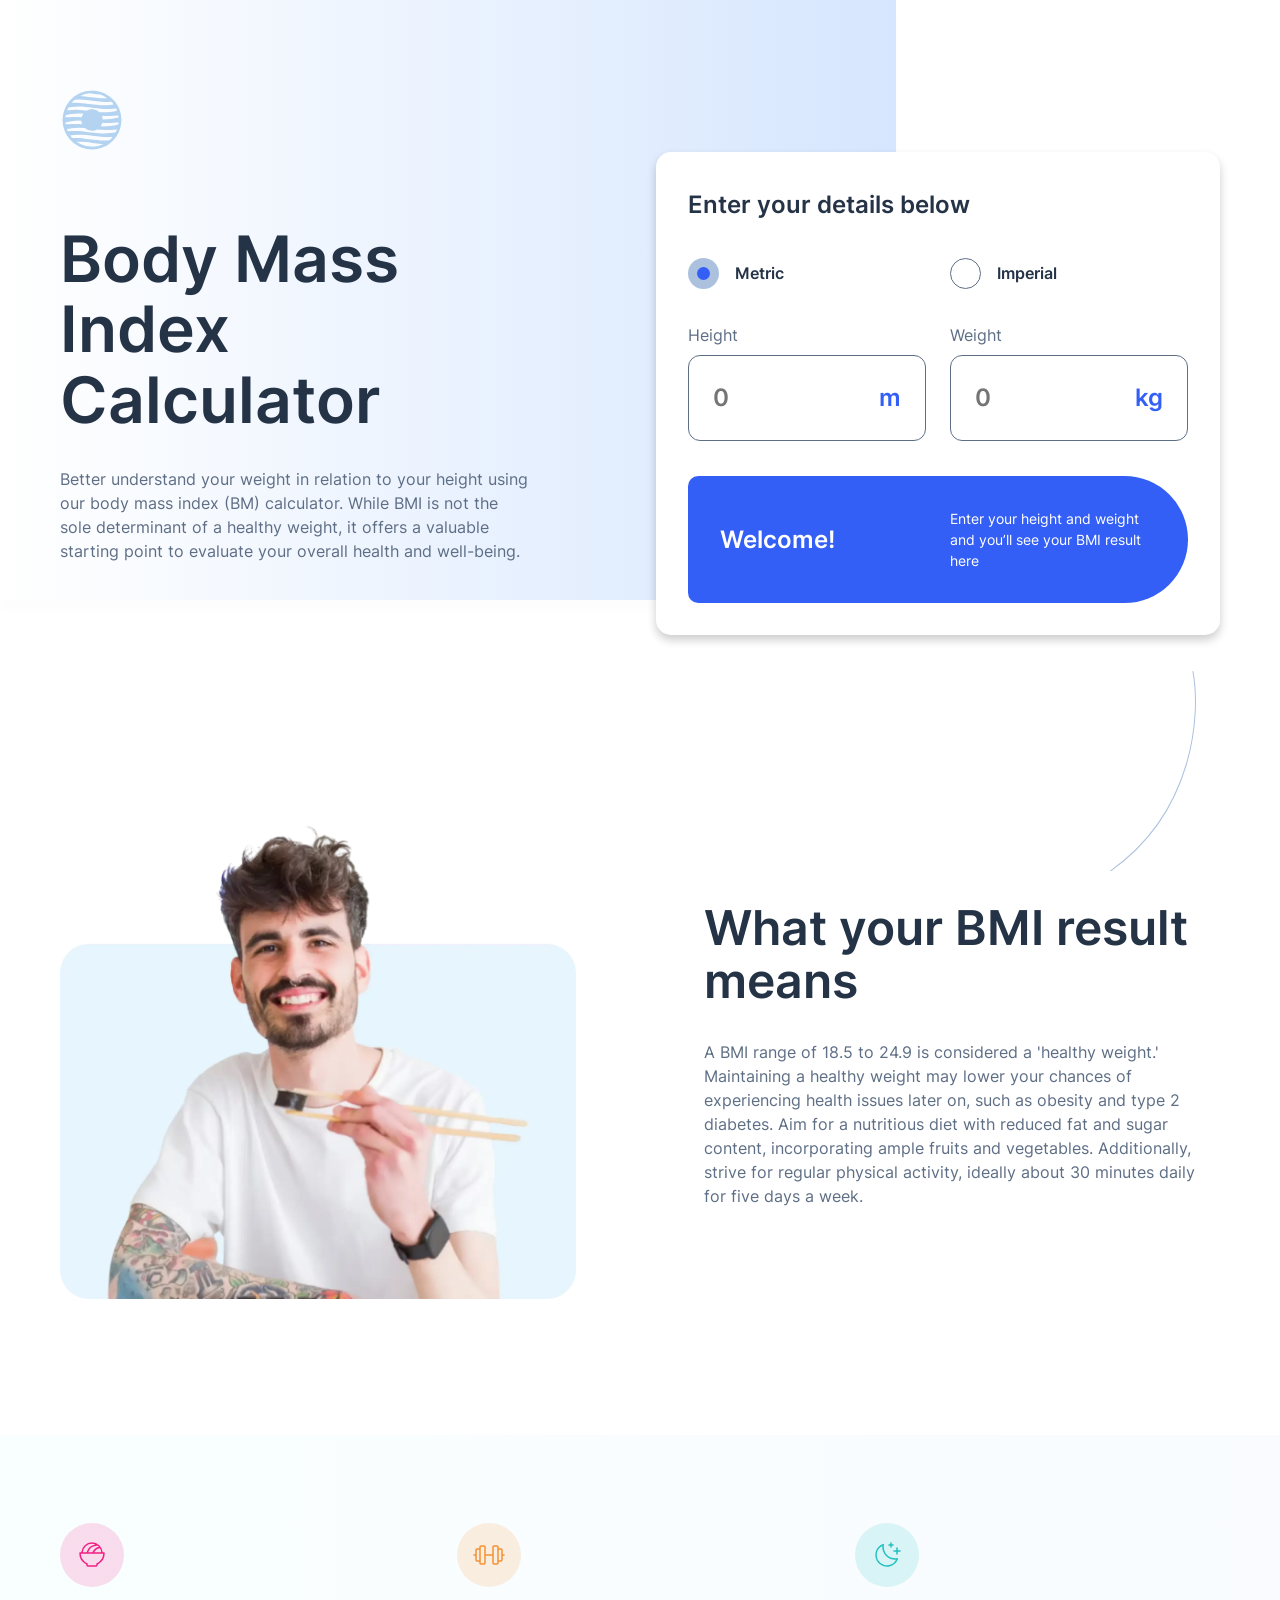
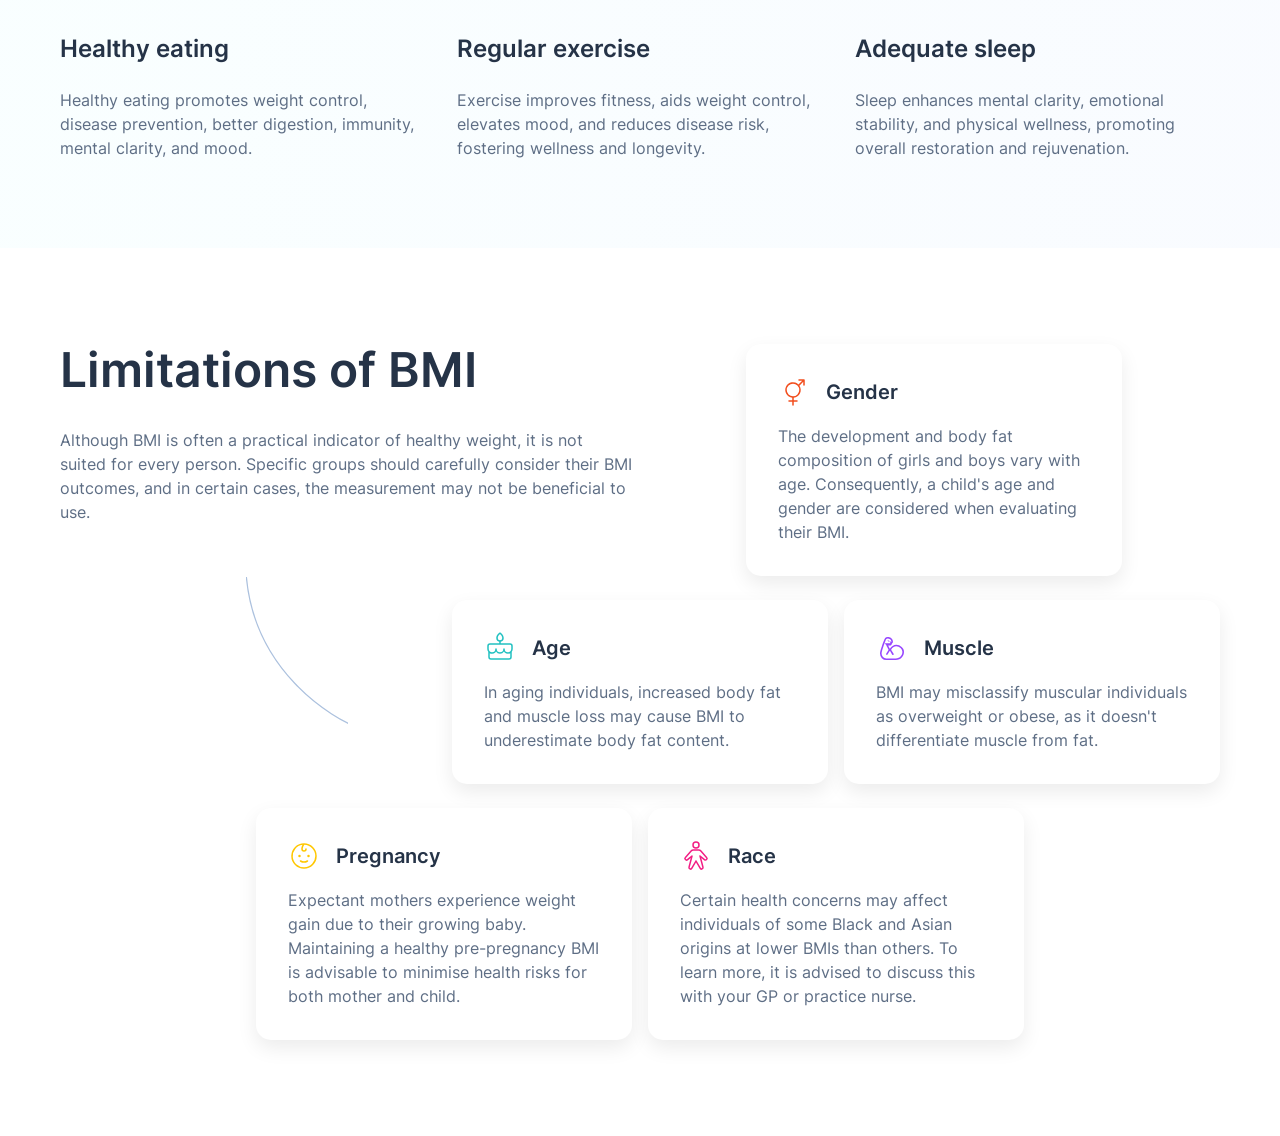
<file: index.html>
<!doctype html>
<html lang="en">
  <head>
    <meta charset="UTF-8" />
    <meta name="viewport" content="width=device-width, initial-scale=1.0" />

    <link
      rel="icon"
      type="image/png"
      sizes="32x32"
      href="./assets/images/favicon-32x32.png"
    />

    <link rel="stylesheet" href="./css/styles.css" />
    <script type="module" src="./js/main.js"></script>
    <title>Frontend Mentor | Body Mass Index Calculator</title>
  </head>
  <body>
    <main class="page">
      <header class="section">
        <div class="container">
          <img src="./assets/images/logo.svg" alt="Logo" />
          <div class="header-wrapper">
            <div class="header-info content-flow">
              <h1 class="title-page">Body Mass Index Calculator</h1>
              <p>
                Better understand your weight in relation to your height using
                our body mass index (BM) calculator. While BMI is not the sole
                determinant of a healthy weight, it offers a valuable starting
                point to evaluate your overall health and well-being.
              </p>
            </div>
            <div class="calculator metric">
              <h2>Enter your details below</h2>
              <!-- Metric radio picker -->
              <label class="radio-group" for="radioMetric">
                <div class="radio-custom">
                  <input
                    id="radioMetric"
                    type="radio"
                    name="unit"
                    value="metric"
                  />
                  <div class="checkmark"></div>
                </div>
                <span>Metric</span>
              </label>

              <label class="radio-group" for="radioImperial">
                <div class="radio-custom">
                  <input
                    id="radioImperial"
                    type="radio"
                    name="unit"
                    value="imperial"
                  />
                  <div class="checkmark"></div>
                </div>
                <span>Imperial</span>
              </label>

              <div class="input-group content-flow">
                <label for="inputHeightPrincipal">Height</label>
                <div class="input-wrapper">
                  <input
                    id="inputHeightPrincipal"
                    type="text"
                    inputmode="decimal"
                    placeholder="0"
                  />
                  <span id="heightMainUnit">ft</span>
                </div>
              </div>

              <div class="input-group input-group--secondary">
                <div class="input-wrapper">
                  <input
                    id="inputHeightSecondary"
                    type="text"
                    inputmode="decimal"
                    placeholder="0"
                  />
                  <span id="heightSecondaryUnit">in</span>
                </div>
              </div>

              <div class="input-group content-flow">
                <label for="inputWeightPrincipal">Weight</label>
                <div class="input-wrapper">
                  <input
                    id="inputWeightPrincipal"
                    type="text"
                    inputmode="decimal"
                    placeholder="0"
                  />
                  <span id="weightMainUnit">st</span>
                </div>
              </div>

              <div class="input-group input-group--secondary">
                <div class="input-wrapper">
                  <input
                    id="inputWeightSecondary"
                    type="text"
                    inputmode="decimal"
                    placeholder="0"
                  />
                  <span id="weightSecondaryUnit">lbs</span>
                </div>
              </div>

              <div class="result result--welcomes split split--center">
                <div class="result-header">
                  <h3 class="result-title">Your BMI is...</h3>
                  <p class="result-value">22.0</p>
                  <h3 class="result-welcome">Welcome!</h3>
                </div>
                <p class="result-info">
                  Enter your height and weight and you’ll see your BMI result
                  here
                </p>
              </div>
            </div>
          </div>
        </div>
      </header>

      <section class="section explanation">
        <div class="container">
          <img
            src="./assets/images/image-man-eating.webp"
            alt="Man eating using chopstix"
          />
          <div class="content-flow">
            <h2 class="title-section">What your BMI result means</h2>
            <p>
              A BMI range of 18.5 to 24.9 is considered a 'healthy weight.'
              Maintaining a healthy weight may lower your chances of
              experiencing health issues later on, such as obesity and type 2
              diabetes. Aim for a nutritious diet with reduced fat and sugar
              content, incorporating ample fruits and vegetables. Additionally,
              strive for regular physical activity, ideally about 30 minutes
              daily for five days a week.
            </p>
          </div>
        </div>
      </section>

      <section class="section tips extra-margin">
        <div class="container">
          <article class="article">
            <img src="./assets/images/icon-eating.svg" alt="Icon eating" />
            <div class="article-text content-flow">
              <h2>Healthy eating</h2>
              <p>
                Healthy eating promotes weight control, disease prevention,
                better digestion, immunity, mental clarity, and mood.
              </p>
            </div>
          </article>
          <article class="article">
            <img src="./assets/images/icon-exercise.svg" alt="Icon exercise" />
            <div class="article-text content-flow">
              <h2>Regular exercise</h2>
              <p>
                Exercise improves fitness, aids weight control, elevates mood,
                and reduces disease risk, fostering wellness and longevity.
              </p>
            </div>
          </article>
          <article class="article">
            <img src="./assets/images/icon-sleep.svg" alt="Icon eating" />
            <div class="article-text content-flow">
              <h2>Adequate sleep</h2>
              <p>
                Sleep enhances mental clarity, emotional stability, and physical
                wellness, promoting overall restoration and rejuvenation.
              </p>
            </div>
          </article>
        </div>
      </section>

      <section class="section spacer-xl limitations">
        <div class="container">
          <div class="description content-flow">
            <h2 class="title-section">Limitations of BMI</h2>
            <p>
              Although BMI is often a practical indicator of healthy weight, it
              is not suited for every person. Specific groups should carefully
              consider their BMI outcomes, and in certain cases, the measurement
              may not be beneficial to use.
            </p>
          </div>
          <article class="card content-flow">
            <div class="card-header">
              <img src="./assets/images/icon-gender.svg" alt="Icon gender" />
              <h3>Gender</h3>
            </div>
            <p>
              The development and body fat composition of girls and boys vary
              with age. Consequently, a child's age and gender are considered
              when evaluating their BMI.
            </p>
          </article>

          <article class="card content-flow">
            <div class="card-header">
              <img src="./assets/images/icon-age.svg" alt="Icon age" />
              <h3>Age</h3>
            </div>
            <p>
              In aging individuals, increased body fat and muscle loss may cause
              BMI to underestimate body fat content.
            </p>
          </article>

          <article class="card content-flow">
            <div class="card-header">
              <img src="./assets/images/icon-muscle.svg" alt="Icon muscle" />
              <h3>Muscle</h3>
            </div>
            <p>
              BMI may misclassify muscular individuals as overweight or obese,
              as it doesn't differentiate muscle from fat.
            </p>
          </article>

          <article class="card content-flow">
            <div class="card-header">
              <img
                src="./assets/images/icon-pregnancy.svg"
                alt="Icon pregnancy"
              />
              <h3>Pregnancy</h3>
            </div>
            <p>
              Expectant mothers experience weight gain due to their growing
              baby. Maintaining a healthy pre-pregnancy BMI is advisable to
              minimise health risks for both mother and child.
            </p>
          </article>

          <article class="card content-flow">
            <div class="card-header">
              <img src="./assets/images/icon-race.svg" alt="Icon race" />
              <h3>Race</h3>
            </div>
            <p>
              Certain health concerns may affect individuals of some Black and
              Asian origins at lower BMIs than others. To learn more, it is
              advised to discuss this with your GP or practice nurse.
            </p>
          </article>
        </div>
      </section>
    </main>
  </body>
</html>

<!-- - Underweight: BMI less than 18.5
- Healthy weight: BMI 18.5 to 24.9
- Overweight: BMI 25 to 29.9
- Obese: BMI 30 or greater -->
</file>
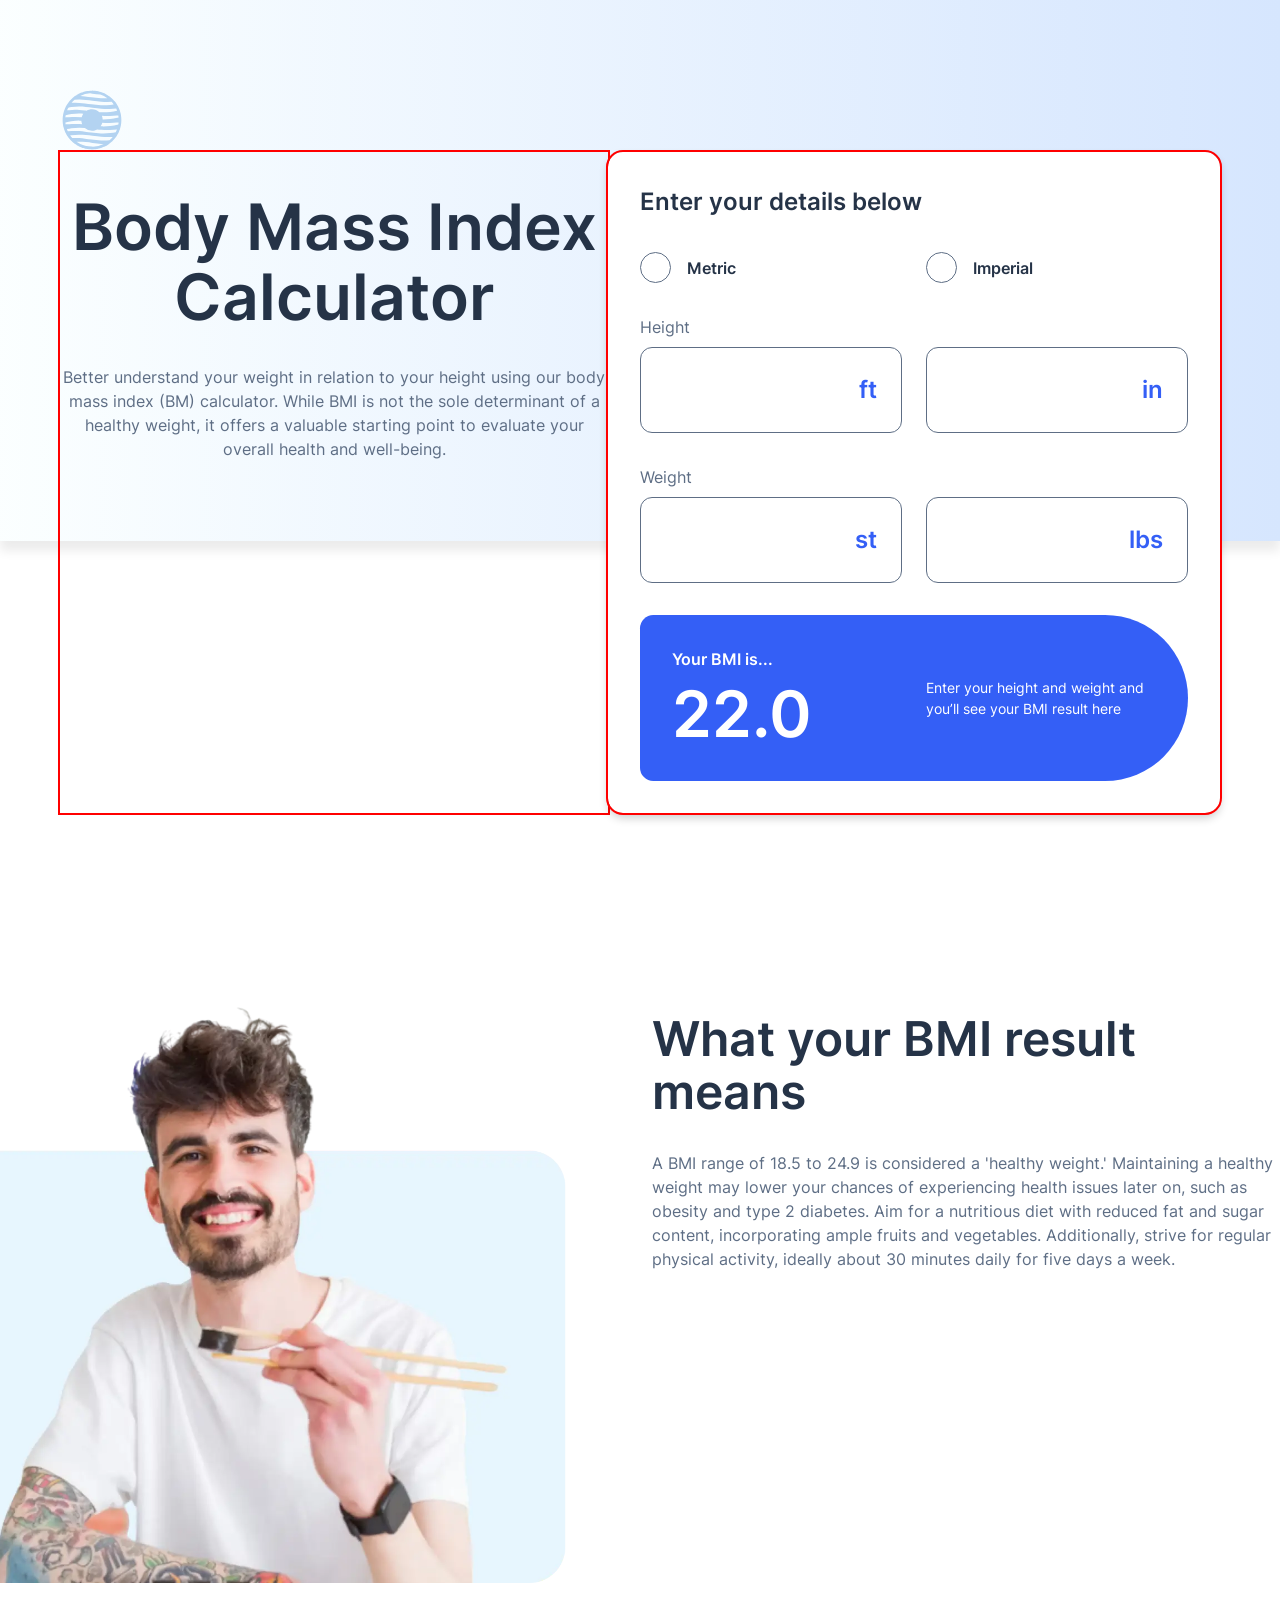
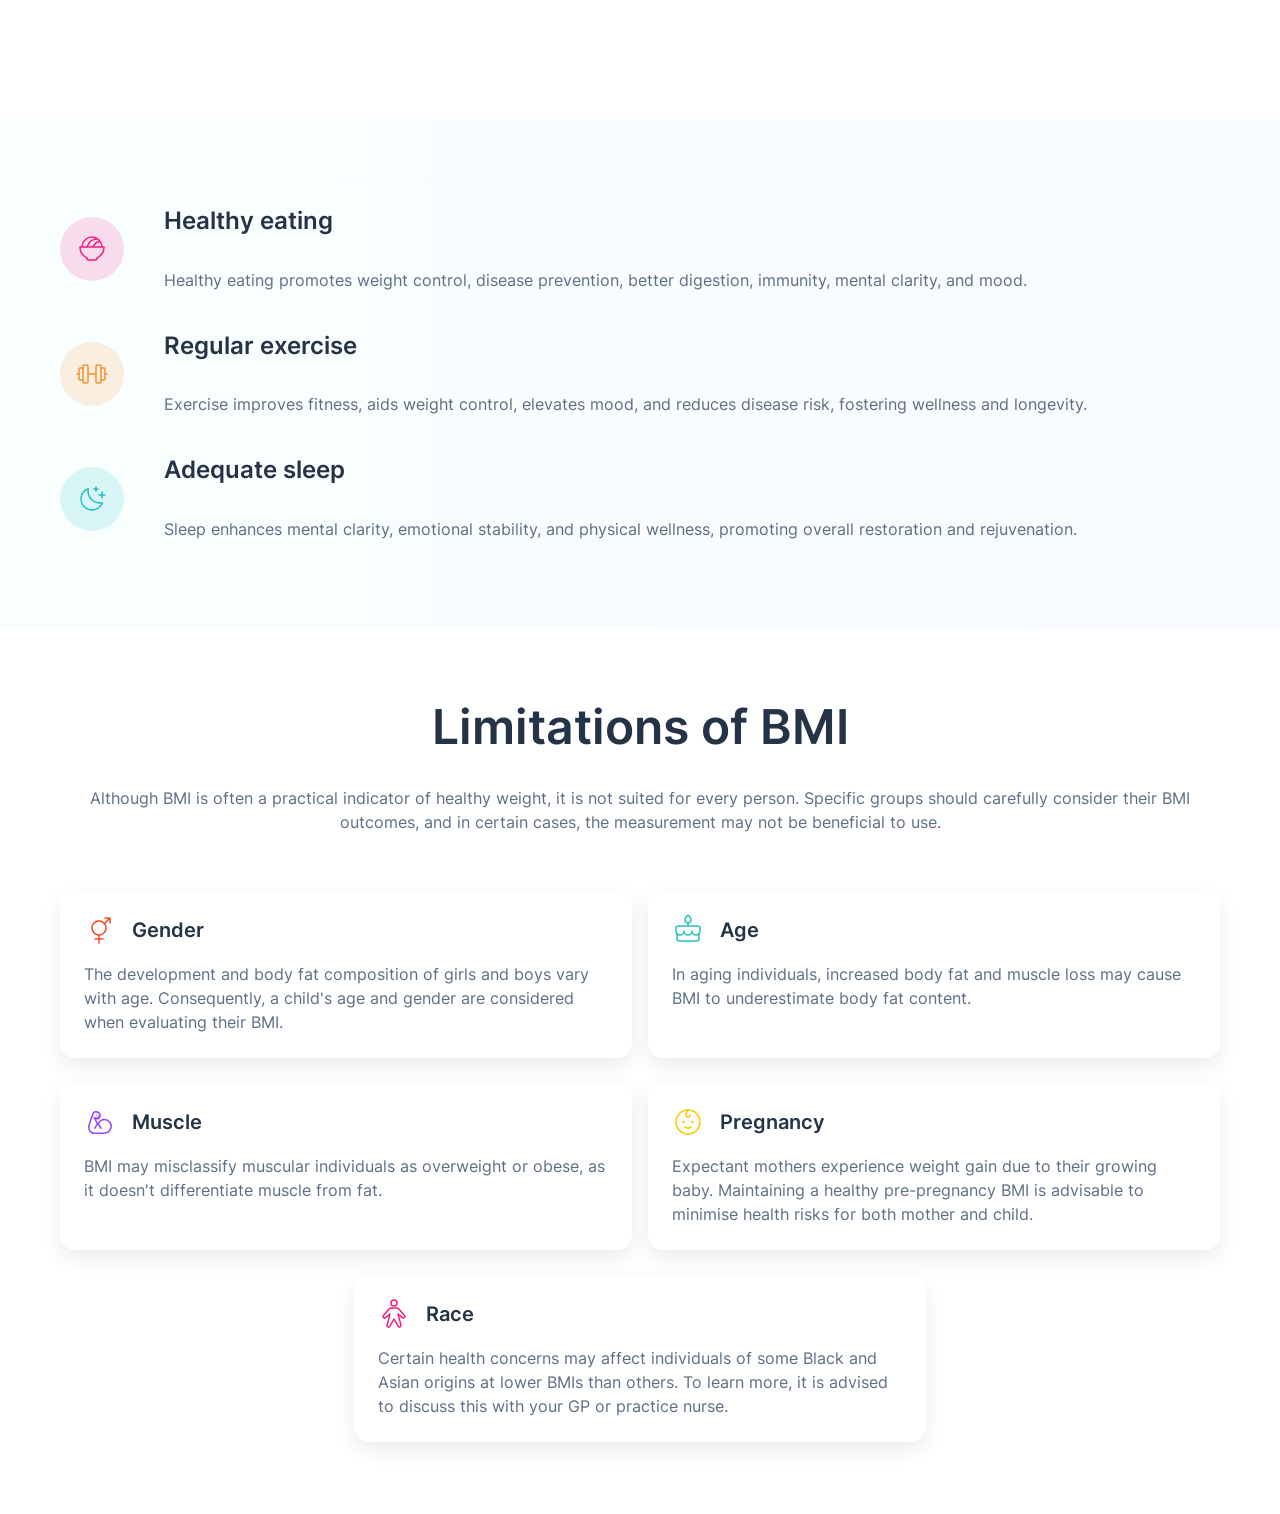
<file: starter-code/index.html>
<!doctype html>
<html lang="en">
  <head>
    <meta charset="UTF-8" />
    <meta name="viewport" content="width=device-width, initial-scale=1.0" />

    <link
      rel="icon"
      type="image/png"
      sizes="32x32"
      href="./assets/images/favicon-32x32.png"
    />

    <link rel="stylesheet" href="./css/styles.css" />
    <script type="module" src="./js/main.js"></script>
    <title>Frontend Mentor | Body Mass Index Calculator</title>
  </head>
  <body>
    <main class="page">
      <header class="section">
        <div class="container">
          <img src="./assets/images/logo.svg" alt="Logo" />
          <div class="header-wrapper">
            <div class="header-info content-flow">
              <h1 class="title-page">Body Mass Index Calculator</h1>
              <p>
                Better understand your weight in relation to your height using
                our body mass index (BM) calculator. While BMI is not the sole
                determinant of a healthy weight, it offers a valuable starting
                point to evaluate your overall health and well-being.
              </p>
            </div>
            <div class="calculator">
              <h2>Enter your details below</h2>
              <!-- Metric radio picker -->
              <label class="radio-group" for="radioMetric">
                <div class="radio-custom">
                  <input
                    id="radioMetric"
                    type="radio"
                    name="unit"
                    value="metric"
                  />
                  <div class="checkmark"></div>
                </div>
                <span>Metric</span>
              </label>

              <label class="radio-group" for="radioImperial">
                <div class="radio-custom">
                  <input
                    id="radioImperial"
                    type="radio"
                    name="unit"
                    value="imperial"
                  />
                  <div class="checkmark"></div>
                </div>
                <span>Imperial</span>
              </label>

              <div class="input-group content-flow">
                <label for="inputHeightPrincipal">Height</label>
                <div class="input-wrapper">
                  <input id="inputHeightPrincipal" type="text" />
                  <span>ft</span>
                </div>
              </div>

              <div class="input-group input-group--secondary">
                <div class="input-wrapper">
                  <input id="inputHeightSecondary" type="text" />
                  <span>in</span>
                </div>
              </div>

              <div class="input-group content-flow">
                <label for="inputWeightPrincipal">Weight</label>
                <div class="input-wrapper">
                  <input id="inputWeightPrincipal" type="text" />
                  <span>st</span>
                </div>
              </div>

              <div class="input-group input-group--secondary">
                <div class="input-wrapper">
                  <input id="inputWeightSecondary" type="text" />
                  <span>lbs</span>
                </div>
              </div>

              <div class="result result--welcomes split split--center">
                <div class="result-header">
                  <h3 class="result-title">Your BMI is...</h3>
                  <p class="result-value">22.0</p>
                  <h3 class="result-welcome">Welcome!</h3>
                </div>
                <p class="result-info">
                  Enter your height and weight and you’ll see your BMI result
                  here
                </p>
              </div>
            </div>
          </div>
        </div>
      </header>

      <section class="section explanation">
        <img
          src="./assets/images/image-man-eating.webp"
          alt="Man eating using chopstix"
        />

        <div class="container content-flow">
          <h2 class="title-section">What your BMI result means</h2>
          <p>
            A BMI range of 18.5 to 24.9 is considered a 'healthy weight.'
            Maintaining a healthy weight may lower your chances of experiencing
            health issues later on, such as obesity and type 2 diabetes. Aim for
            a nutritious diet with reduced fat and sugar content, incorporating
            ample fruits and vegetables. Additionally, strive for regular
            physical activity, ideally about 30 minutes daily for five days a
            week.
          </p>
        </div>
      </section>

      <section class="section tips extra-margin">
        <div class="container">
          <article class="article">
            <img src="./assets/images/icon-eating.svg" alt="Icon eating" />
            <div class="article-text content-flow">
              <h2>Healthy eating</h2>
              <p>
                Healthy eating promotes weight control, disease prevention,
                better digestion, immunity, mental clarity, and mood.
              </p>
            </div>
          </article>
          <article class="article">
            <img src="./assets/images/icon-exercise.svg" alt="Icon exercise" />
            <div class="article-text content-flow">
              <h2>Regular exercise</h2>
              <p>
                Exercise improves fitness, aids weight control, elevates mood,
                and reduces disease risk, fostering wellness and longevity.
              </p>
            </div>
          </article>
          <article class="article">
            <img src="./assets/images/icon-sleep.svg" alt="Icon eating" />
            <div class="article-text content-flow">
              <h2>Adequate sleep</h2>
              <p>
                Sleep enhances mental clarity, emotional stability, and physical
                wellness, promoting overall restoration and rejuvenation.
              </p>
            </div>
          </article>
        </div>
      </section>

      <section class="section spacer-xl limitations">
        <div class="container">
          <div class="description content-flow">
            <h2 class="title-section">Limitations of BMI</h2>
            <p>
              Although BMI is often a practical indicator of healthy weight, it
              is not suited for every person. Specific groups should carefully
              consider their BMI outcomes, and in certain cases, the measurement
              may not be beneficial to use.
            </p>
          </div>
          <article class="card content-flow">
            <div class="card-header">
              <img src="./assets/images/icon-gender.svg" alt="Icon gender" />
              <h3>Gender</h3>
            </div>
            <p>
              The development and body fat composition of girls and boys vary
              with age. Consequently, a child's age and gender are considered
              when evaluating their BMI.
            </p>
          </article>

          <article class="card content-flow">
            <div class="card-header">
              <img src="./assets/images/icon-age.svg" alt="Icon age" />
              <h3>Age</h3>
            </div>
            <p>
              In aging individuals, increased body fat and muscle loss may cause
              BMI to underestimate body fat content.
            </p>
          </article>

          <article class="card content-flow">
            <div class="card-header">
              <img src="./assets/images/icon-muscle.svg" alt="Icon muscle" />
              <h3>Muscle</h3>
            </div>
            <p>
              BMI may misclassify muscular individuals as overweight or obese,
              as it doesn't differentiate muscle from fat.
            </p>
          </article>

          <article class="card content-flow">
            <div class="card-header">
              <img
                src="./assets/images/icon-pregnancy.svg"
                alt="Icon pregnancy"
              />
              <h3>Pregnancy</h3>
            </div>
            <p>
              Expectant mothers experience weight gain due to their growing
              baby. Maintaining a healthy pre-pregnancy BMI is advisable to
              minimise health risks for both mother and child.
            </p>
          </article>

          <article class="card content-flow">
            <div class="card-header">
              <img src="./assets/images/icon-race.svg" alt="Icon race" />
              <h3>Race</h3>
            </div>
            <p>
              Certain health concerns may affect individuals of some Black and
              Asian origins at lower BMIs than others. To learn more, it is
              advised to discuss this with your GP or practice nurse.
            </p>
          </article>
        </div>
      </section>
    </main>

    <!-- Body Mass Index Calculator Better understand your weight in relation to your
    height using our body mass index (BM) calculator. While BMI is not the sole
    determinant of a healthy weight, it offers a valuable starting point to
    evaluate your overall health and well-being. Enter your details below Metric
    Imperial Height Weight Your BMI is... Your BMI suggests you're Your ideal
    weight is between . What your BMI result means A BMI range of 18.5 to 24.9
    is considered a 'healthy weight.' Maintaining a healthy weight may lower
    your chances of experiencing health issues later on, such as obesity and
    type 2 diabetes. Aim for a nutritious diet with reduced fat and sugar
    content, incorporating ample fruits and vegetables. Additionally, strive for
    regular physical activity, ideally about 30 minutes daily for five days a
    week. Healthy eating Healthy eating promotes weight control, disease
    prevention, better digestion, immunity, mental clarity, and mood. Regular
    exercise Exercise improves fitness, aids weight control, elevates mood, and
    reduces disease risk, fostering wellness and longevity. Adequate sleep Sleep
    enhances mental clarity, emotional stability, and physical wellness,
    promoting overall restoration and rejuvenation. Limitations of BMI Although
    BMI is often a practical indicator of healthy weight, it is not suited for
    every person. Specific groups should carefully consider their BMI outcomes,
    and in certain cases, the measurement may not be beneficial to use. Gender
    The development and body fat composition of girls and boys vary with age.
    Consequently, a child's age and gender are considered when evaluating their
    BMI. Age In aging individuals, increased body fat and muscle loss may cause
    BMI to underestimate body fat content. Muscle BMI may misclassify muscular
    individuals as overweight or obese, as it doesn't differentiate muscle from
    fat. Pregnancy Expectant mothers experience weight gain due to their growing
    baby. Maintaining a healthy pre-pregnancy BMI is advisable to minimise
    health risks for both mother and child. Race Certain health concerns may
    affect individuals of some Black and Asian origins at lower BMIs than
    others. To learn more, it is advised to discuss this with your GP or
    practice nurse. -->
  </body>
</html>
</file>
<file: css/styles.css>
@font-face {
  font-family: "Inter";
  src: url("../assets/fonts/Inter-VariableFont_slnt,wght.ttf") format("truetype");
  font-weight: 100 900;
  font-style: normal;
  font-display: swap;
}
:root {
  --clr-primary: #345ff6;
  --clr-tint-1: #b3d3f1;
  --clr-tint-2: #e1e7fe;
  --clr-shade-1: #253347;
  --clr-white: #fff;
  --clr-black: #000;
  --clr-grey-1: #acc1de;
  --clr-grey-2: #5e6e85;
  --clr-gradient-start: rgb(214, 252, 254, 0);
  --clr-gradient-end: rgb(214, 230, 254, 1);
  --clr-gradient: linear-gradient(
    to right,
    var(--clr-gradient-start),
    var(--clr-gradient-end)
  );
  --clr-gradient-light-start: rgb(214, 252, 254, 0.15);
  --clr-gradient-light-end: rgb(214, 230, 254, 0.15);
  --clr-gradient-light: linear-gradient(
    to right,
    var(--clr-gradient-light-start),
    var(--clr-gradient-light-end)
  );
  --ff-main: "Inter";
  --fw-normal: 400;
  --fw-semi-bold: 600;
  --fw-bold: 700;
  --lh-1: 1.1;
  --lh-2: 1.2;
  --lh-3: 1.5;
  --fs-1: 0.875rem;
  --fs-2: 1rem;
  --fs-3: 1.25rem;
  --fs-4: 1.5rem;
  --fs-5: 2rem;
  --fs-6: 3rem;
  --fs-7: 4rem;
  --sp-1: 0.5rem;
  --sp-2: 1rem;
  --sp-3: 1.5rem;
  --sp-4: 2rem;
  --sp-5: 2.5rem;
  --sp-6: 3rem;
  --sp-7: 3.5rem;
  --sp-8: 4.5rem;
  --sp-9: 5.5rem;
  --sp-10: 6rem;
  --sp-11: 6.5rem;
  --sp-12: 8rem;
  --sp-13: 9rem;
  --container-width-1: 90rem;
  --container-width-2: 72.5rem;
  --br: 0.9375rem;
  --br-2: 1.875rem;
}

*,
*::after,
*::before {
  margin: 0;
  padding: 0;
  box-sizing: border-box;
}

h1,
h2,
h3,
h4,
h5,
h6,
td,
th,
button {
  font: inherit;
}

input[type=text] {
  font: inherit;
}

input,
textarea,
button,
select,
label {
  -webkit-tap-highlight-color: transparent;
}

img {
  max-width: 100%;
  display: block;
}

body {
  font-family: var(--ff-main), sans-serif;
  font-size: var(--fs-2);
  font-weight: var(--fw-normal);
  line-height: var(--lh-3);
  color: var(--clr-grey-2);
}

/******************* LAYOUT   ***************************/
.container {
  max-width: var(--container-width-2);
  margin-inline: auto;
  padding-inline: var(--sp-3);
}
@media (min-width: 48rem) {
  .container {
    padding-inline: var(--sp-5);
  }
}
@media (min-width: 75rem) {
  .container {
    padding-inline: 0;
  }
}

.page {
  max-width: var(--container-width-1);
  margin-inline: auto;
}

.section {
  padding-block: var(--sp-6);
}
@media (min-width: 75rem) {
  .section {
    padding-block: var(--sp-9);
  }
}
.section.spacer-xl {
  padding-block: var(--sp-8);
}
@media (min-width: 75rem) {
  .section.spacer-xl {
    padding-block: var(--sp-10);
  }
}
@media (min-width: 48rem) {
  .section.extra-margin {
    margin-block-start: var(--sp-6);
  }
}

.content-flow {
  --spacer: var(--sp-3);
}
@media (min-width: 75rem) {
  .content-flow {
    --spacer: var(--sp-4);
  }
}

.content-flow > * + * {
  margin-block-start: var(--spacer, var(--sp-2));
}

.split {
  display: flex;
  gap: var(--sp-3);
  flex-direction: column;
}
.split > * {
  width: 100%;
}
@media (min-width: 48rem) {
  .split {
    flex-direction: row;
  }
}
.split.split--center {
  align-items: center;
}

/******************* TYPOGRAPHY   ***************************/
h1,
h2,
h3 {
  color: var(--clr-shade-1);
  font-weight: var(--fw-semi-bold);
}

.title-page {
  font-size: var(--fs-6);
  line-height: var(--lh-1);
  letter-spacing: -5%;
}
@media (min-width: 75rem) {
  .title-page {
    font-size: var(--fs-7);
  }
}

.title-section {
  font-size: var(--fs-5);
  line-height: var(--lh-1);
}
@media (min-width: 75rem) {
  .title-section {
    font-size: var(--fs-6);
  }
}

header.section {
  position: relative;
}
header.section:before {
  --br: 1.875rem;
  --distance-to-bottom: 45%;
  content: "";
  position: absolute;
  inset: 0;
  bottom: var(--distance-to-bottom);
  right: var(--distance-to-right, 0);
  border-radius: 0 0 var(--br) var(--br);
  background: var(--clr-gradient);
  box-shadow: 0 10px 10px rgba(0, 0, 0, 0.01);
  z-index: -1;
}
@media (min-width: 48rem) {
  header.section:before {
    --br: 0px;
    --distance-to-bottom: 40%;
  }
}
@media (min-width: 75rem) {
  header.section:before {
    --distance-to-bottom: 17%;
    --distance-to-right: 30%;
  }
}

header .container > img {
  margin-inline: auto;
}
@media (min-width: 75rem) {
  header .container > img {
    margin-inline: 0;
  }
}

@media (min-width: 75rem) {
  .header-wrapper {
    display: grid;
    grid-auto-flow: column;
    grid-auto-columns: 1fr;
    column-gap: var(--sp-4);
  }
}

.header-info {
  padding-block: var(--sp-4);
  text-align: center;
}
@media (min-width: 48rem) {
  .header-info {
    padding-block: var(--sp-5);
  }
}
@media (min-width: 75rem) {
  .header-info {
    padding-block: var(--sp-8);
    padding-inline-end: var(--sp-10);
    text-align: start;
  }
}

.calculator {
  background-color: var(--clr-white);
  padding: var(--sp-3);
  border-radius: var(--br);
  display: grid;
  row-gap: var(--sp-3);
  column-gap: var(--sp-2);
  grid-template-columns: 1fr 1fr;
  align-items: end;
  box-shadow: 0 5px 10px rgba(0, 0, 0, 0.2);
}
.calculator > *:first-child {
  grid-column: 1/-1;
  grid-row: 1;
}
.calculator > *:last-child {
  grid-column: 1/-1;
}
.calculator h2 {
  font-size: var(--fs-4);
}
.calculator.metric .input-group--secondary {
  display: none;
}
@media (min-width: 48rem) {
  .calculator {
    padding: var(--sp-4);
    row-gap: var(--sp-4);
    column-gap: var(--sp-3);
  }
}

.radio-group {
  font-weight: var(--fw-semi-bold);
  color: var(--clr-shade-1);
  cursor: pointer;
  display: flex;
  align-items: center;
  gap: var(--sp-2);
}
.radio-group input[type=radio] {
  position: absolute;
  appearance: none;
  opacity: 0;
}
.radio-group .radio-custom {
  width: 31px;
  height: 31px;
  border: 1px solid var(--clr-grey-2);
  border-radius: 50%;
  display: flex;
  justify-content: center;
  align-items: center;
}
.radio-group .radio-custom:has(input[type=radio]:checked) {
  background-color: var(--clr-grey-1);
  border-color: transparent;
}
.radio-group .checkmark {
  --offset-circle: 16px;
  width: calc(100% - var(--offset-circle));
  height: calc(100% - var(--offset-circle));
  border-radius: 100%;
  background-color: var(--clr-primary);
  opacity: 0;
  transition: opacity 0.1s ease-in;
}
.radio-group input[type=radio]:checked + .checkmark {
  opacity: 1;
}

.radio-group:hover .radio-custom:has(input[type=radio]:not(:checked)) {
  border-color: var(--clr-primary);
}

.radio-group .radio-custom:has(input[type=radio]:focus-visible) {
  border: 1px solid var(--clr-primary);
}

.input-group {
  --spacer: var(--sp-1);
}
.input-group label {
  display: block;
  cursor: pointer;
}
.input-group .input-wrapper {
  font-size: var(--fs-4);
  font-weight: var(--fw-semi-bold);
  color: var(--clr-shade-1);
  display: flex;
  align-items: center;
  gap: var(--sp-2);
  border: 1px solid var(--clr-grey-2);
  border-radius: 12px;
  padding: var(--sp-3);
  cursor: pointer;
}
.input-group .input-wrapper:hover {
  border-color: var(--clr-primary);
}
.input-group .input-wrapper:focus-within {
  border-color: var(--clr-primary);
}
.input-group input[type=text] {
  width: 100%;
  border: none;
}
.input-group input[type=text]:focus {
  outline: none;
}
.input-group span {
  color: var(--clr-primary);
}

.result {
  background-color: var(--clr-primary);
  color: var(--clr-white);
  border-radius: 16px;
  padding: var(--sp-4);
}
@media (min-width: 48rem) {
  .result {
    --br: 100px;
    border-end-end-radius: var(--br);
    border-start-end-radius: var(--br);
  }
}

.result--welcome .result-title {
  display: none;
}
.result--welcome .result-value {
  display: none;
}
.result--welcome .result-welcome {
  display: block;
}

.result-header > * + p {
  --spacer: var(--sp-1);
  margin-block-start: var(--spacer);
}

.result-welcome {
  display: none;
  font-size: var(--fs-4);
  color: var(--clr-white);
}

.result-title {
  color: var(--clr-white);
  font-size: var(--fs-2);
}

.result-value {
  font-size: var(--fs-6);
  font-weight: var(--fw-semi-bold);
  line-height: 1.1;
}
@media (min-width: 75rem) {
  .result-value {
    font-size: var(--fs-7);
  }
}

.result-info {
  font-size: var(--fs-1);
}

.explanation > .container {
  display: grid;
  row-gap: var(--sp-5);
}
@media (min-width: 48rem) {
  .explanation > .container {
    grid-template-columns: 1fr 1fr;
    align-items: stretch;
    column-gap: var(--sp-3);
    padding-inline-start: 0;
    align-items: center;
  }
}
@media (min-width: 75rem) {
  .explanation > .container {
    column-gap: var(--sp-12);
    position: relative;
  }
  .explanation > .container::after {
    content: "";
    position: absolute;
    top: 0;
    right: 0;
    width: 100px;
    height: 200px;
    transform: translateY(-70%) translateX(-10%);
    background-image: url(../assets/images/pattern-curved-line-left.svg);
    background-repeat: no-repeat;
  }
}
@media (min-width: 48rem) {
  .explanation > .container img {
    transform: translateX(-10%);
  }
}
@media (min-width: 75rem) {
  .explanation > .container img {
    transform: translateX(0);
  }
}

.explanation .content-flow {
  --spacer: var(--sp-4);
}

.tips {
  background: var(--clr-gradient-light);
}
.tips .container {
  display: grid;
  row-gap: var(--sp-5);
}
@media (min-width: 75rem) {
  .tips .container {
    grid-auto-flow: column;
    grid-auto-columns: 1fr;
    column-gap: var(--sp-4);
  }
}

.article {
  display: grid;
  row-gap: var(--sp-4);
}
.article h2 {
  font-size: var(--fs-4);
  line-height: var(--lh-2);
}
.article .article-text {
  --spacer: var(--sp-3);
}
@media (min-width: 48rem) {
  .article {
    grid-template-columns: auto 1fr;
    align-items: center;
    column-gap: var(--sp-5);
  }
}
@media (min-width: 75rem) {
  .article {
    grid-template-columns: 1fr;
    row-gap: var(--sp-6);
  }
}

.limitations .container {
  display: grid;
  grid-template-columns: repeat(12, 1fr);
  row-gap: var(--sp-2);
}
.limitations .container > * {
  grid-column: 1/-1;
}
@media (min-width: 48rem) {
  .limitations .container {
    column-gap: var(--sp-2);
    row-gap: var(--sp-3);
  }
  .limitations .container .card {
    grid-column: span 6;
  }
  .limitations .container .card:last-of-type {
    grid-column: 4/10;
  }
}
@media (min-width: 75rem) {
  .limitations .container > *:first-child {
    grid-column: span 6;
  }
  .limitations .container .card {
    grid-column: span 4;
  }
  .limitations .container .card:first-of-type {
    grid-column: 8/12;
  }
  .limitations .container .card:nth-of-type(2) {
    grid-column: 5/9;
  }
  .limitations .container .card:nth-of-type(4) {
    grid-column: 3/7;
  }
  .limitations .container .card:last-of-type {
    grid-column: span 4;
  }
  .limitations .container::after {
    content: "";
    grid-column: 3/4;
    grid-row: 2;
    background-image: url(../assets/images/pattern-curved-line-right.svg);
    background-repeat: no-repeat;
    transform: scale(1.25);
  }
}

.description {
  --spacer: var(--sp-4);
  text-align: center;
  padding-block-end: var(--sp-5);
}
@media (min-width: 48rem) {
  .description {
    padding-block-end: var(--sp-4);
  }
}
@media (min-width: 75rem) {
  .description {
    text-align: start;
  }
}

.card {
  --spacer: var(--sp-2);
  padding: var(--sp-3);
  box-shadow: 0 8px 20px rgba(0, 0, 0, 0.08);
  border-radius: var(--br);
  background-color: white;
}
@media (min-width: 48rem) {
  .card {
    padding: var(--sp-4);
  }
}

.card-header {
  display: flex;
  align-items: center;
  gap: var(--sp-2);
}
.card-header h3 {
  font-size: var(--fs-3);
  line-height: 1;
}

/*# sourceMappingURL=styles.css.map */
</file>
<file: starter-code/css/styles.css>
@font-face {
  font-family: "Inter";
  src: url("../../assets/fonts/Inter-VariableFont_slnt,wght.ttf") format("truetype");
  font-weight: 100 900;
  font-style: normal;
  font-display: swap;
}
:root {
  --clr-primary: #345ff6;
  --clr-tint-1: #b3d3f1;
  --clr-tint-2: #e1e7fe;
  --clr-shade-1: #253347;
  --clr-white: #fff;
  --clr-black: #000;
  --clr-grey-1: #acc1de;
  --clr-grey-2: #5e6e85;
  --clr-gradient-start: rgb(214, 252, 254, 0.1);
  --clr-gradient-end: rgb(214, 230, 254);
  --clr-gradient: linear-gradient(
    to right,
    var(--clr-gradient-start),
    var(--clr-gradient-end)
  );
  --clr-gradient-light-start: rgb(214, 252, 254, 0.15);
  --clr-gradient-light-end: rgb(214, 230, 254, 0.15);
  --clr-gradient-light: linear-gradient(
    to right,
    var(--clr-gradient-light-start),
    var(--clr-gradient-light-end)
  );
  --ff-main: "Inter";
  --fw-normal: 400;
  --fw-semi-bold: 600;
  --fw-bold: 700;
  --lh-1: 1.1;
  --lh-2: 1.2;
  --lh-3: 1.5;
  --fs-1: 0.875rem;
  --fs-2: 1rem;
  --fs-3: 1.25rem;
  --fs-4: 1.5rem;
  --fs-5: 2rem;
  --fs-6: 3rem;
  --fs-7: 4rem;
  --sp-1: 0.5rem;
  --sp-2: 1rem;
  --sp-3: 1.5rem;
  --sp-4: 2rem;
  --sp-5: 2.5rem;
  --sp-6: 3rem;
  --sp-7: 3.5rem;
  --sp-8: 4.5rem;
  --sp-9: 5.5rem;
  --sp-10: 6rem;
  --sp-11: 6.5rem;
  --sp-12: 8rem;
  --sp-13: 9rem;
  --container-width-1: 90rem;
  --container-width-2: 72.5rem;
  --br: 0.9375rem;
  --br-2: 1.875rem;
}

*,
*::after,
*::before {
  margin: 0;
  padding: 0;
  box-sizing: border-box;
}

h1,
h2,
h3,
h4,
h5,
h6,
td,
th,
button {
  font: inherit;
}

input[type=text] {
  font: inherit;
}

img {
  max-width: 100%;
  display: block;
}

body {
  font-family: var(--ff-main), sans-serif;
  font-size: var(--fs-2);
  font-weight: var(--fw-normal);
  line-height: var(--lh-3);
  color: var(--clr-grey-2);
}

/******************* LAYOUT   ***************************/
.container {
  max-width: var(--container-width-2);
  margin-inline: auto;
  padding-inline: var(--sp-3);
}
@media (min-width: 48rem) {
  .container {
    padding-inline: var(--sp-5);
  }
}
@media (min-width: 68.75rem) {
  .container {
    padding-inline: 0;
  }
}

.page {
  max-width: var(--container-width-1);
  margin-inline: auto;
}

.section {
  padding-block: var(--sp-6);
}
@media (min-width: 68.75rem) {
  .section {
    padding-block: var(--sp-9);
  }
}
.section.spacer-xl {
  padding-block: var(--sp-8);
}
@media (min-width: 48rem) {
  .section.extra-margin {
    margin-block-start: var(--sp-6);
  }
}

.content-flow {
  --spacer: var(--sp-3);
}
@media (min-width: 68.75rem) {
  .content-flow {
    --spacer: var(--sp-4);
  }
}

.content-flow > * + * {
  margin-block-start: var(--spacer, var(--sp-2));
}

.split {
  display: flex;
  gap: var(--sp-3);
  flex-direction: column;
}
.split > * {
  width: 100%;
}
@media (min-width: 48rem) {
  .split {
    flex-direction: row;
  }
}
.split.split--center {
  align-items: center;
}

/******************* TYPOGRAPHY   ***************************/
h1,
h2,
h3 {
  color: var(--clr-shade-1);
  font-weight: var(--fw-semi-bold);
}

.title-page {
  font-size: var(--fs-6);
  line-height: var(--lh-1);
}
@media (min-width: 68.75rem) {
  .title-page {
    font-size: var(--fs-7);
  }
}

.title-section {
  font-size: var(--fs-5);
  line-height: var(--lh-1);
}
@media (min-width: 68.75rem) {
  .title-section {
    font-size: var(--fs-6);
  }
}

header.section {
  position: relative;
}
header.section:before {
  --br: 1.875rem;
  --distance-to-bottom: 45%;
  content: "";
  position: absolute;
  inset: 0;
  bottom: var(--distance-to-bottom);
  border-radius: 0 0 var(--br) var(--br);
  background: var(--clr-gradient);
  box-shadow: 0 10px 10px rgba(0, 0, 0, 0.08);
  z-index: -1;
}
@media (min-width: 48rem) {
  header.section:before {
    --br: 0px;
    --distance-to-bottom: 40%;
  }
}

header .container > img {
  margin-inline: auto;
}
@media (min-width: 68.75rem) {
  header .container > img {
    margin-inline: 0;
  }
}

.header-wrapper {
  display: flex;
}
.header-wrapper > * {
  flex: 1 1 0;
  min-width: 0;
}

.header-wrapper > * {
  outline: 2px solid red;
}

.header-info {
  padding-block: var(--sp-4);
  text-align: center;
}
@media (min-width: 48rem) {
  .header-info {
    padding-block: var(--sp-5);
  }
}

.calculator {
  background-color: var(--clr-white);
  padding: var(--sp-3);
  border-radius: var(--br);
  display: grid;
  row-gap: var(--sp-3);
  column-gap: var(--sp-2);
  grid-template-columns: 1fr 1fr;
  align-items: end;
  box-shadow: 0 5px 10px rgba(0, 0, 0, 0.2);
}
.calculator > *:first-child {
  grid-column: 1/-1;
  grid-row: 1;
}
.calculator > *:last-child {
  grid-column: 1/-1;
}
.calculator h2 {
  font-size: var(--fs-4);
}
@media (min-width: 48rem) {
  .calculator {
    padding: var(--sp-4);
    row-gap: var(--sp-4);
    column-gap: var(--sp-3);
  }
}

.radio-group {
  font-weight: var(--fw-semi-bold);
  color: var(--clr-shade-1);
  cursor: pointer;
  display: flex;
  align-items: center;
  gap: var(--sp-2);
}
.radio-group input[type=radio] {
  appearance: none;
  opacity: 0;
}
.radio-group .radio-custom {
  width: 31px;
  height: 31px;
  border: 1px solid var(--clr-grey-2);
  border-radius: 50%;
  display: flex;
  justify-content: center;
  align-items: center;
}
.radio-group .radio-custom:has(input[type=radio]:checked) {
  background-color: var(--clr-grey-1);
  border-color: transparent;
}
.radio-group .checkmark {
  --offset-circle: 16px;
  width: calc(100% - var(--offset-circle));
  height: calc(100% - var(--offset-circle));
  border-radius: 100%;
  background-color: var(--clr-primary);
  opacity: 0;
  transition: opacity 0.1s ease-in;
}
.radio-group input[type=radio]:checked + .checkmark {
  opacity: 1;
}

.radio-group:hover .radio-custom:has(input[type=radio]:not(:checked)) {
  border-color: var(--clr-primary);
}

.radio-group .radio-custom:has(input[type=radio]:focus-visible) {
  border: 1px solid var(--clr-primary);
}

.input-group {
  --spacer: var(--sp-1);
}
.input-group label {
  display: block;
  cursor: pointer;
}
.input-group .input-wrapper {
  font-size: var(--fs-4);
  font-weight: var(--fw-semi-bold);
  color: var(--clr-shade-1);
  display: flex;
  align-items: center;
  gap: var(--sp-2);
  border: 1px solid var(--clr-grey-2);
  border-radius: 12px;
  padding: var(--sp-3);
  cursor: pointer;
}
.input-group .input-wrapper:hover {
  border-color: var(--clr-primary);
}
.input-group .input-wrapper:focus-within {
  border-color: var(--clr-primary);
}
.input-group input[type=text] {
  width: 100%;
  border: none;
}
.input-group input[type=text]:focus {
  outline: none;
}
.input-group span {
  color: var(--clr-primary);
}

.result {
  background-color: var(--clr-primary);
  color: var(--clr-white);
  border-radius: 16px;
  padding: var(--sp-4);
}
@media (min-width: 48rem) {
  .result {
    --br: 100px;
    border-end-end-radius: var(--br);
    border-start-end-radius: var(--br);
  }
}

.result--welcome .result-title {
  display: none;
}
.result--welcome .result-value {
  display: none;
}
.result--welcome .result-welcome {
  display: block;
}

.result-header > * + p {
  --spacer: var(--sp-1);
  margin-block-start: var(--spacer);
}

.result-welcome {
  display: none;
  font-size: var(--fs-4);
  color: var(--clr-white);
}

.result-title {
  color: var(--clr-white);
  font-size: var(--fs-2);
}

.result-value {
  font-size: var(--fs-6);
  font-weight: var(--fw-semi-bold);
  line-height: 1.1;
}
@media (min-width: 68.75rem) {
  .result-value {
    font-size: var(--fs-7);
  }
}

.result-info {
  font-size: var(--fs-1);
}

.explanation {
  display: grid;
  row-gap: var(--sp-5);
}
@media (min-width: 48rem) {
  .explanation {
    grid-template-columns: 1fr 1fr;
    align-items: stretch;
    column-gap: var(--sp-3);
  }
}
@media (min-width: 48rem) {
  .explanation .container {
    padding-inline-start: 0;
    padding-block: var(--sp-3);
  }
}
@media (min-width: 48rem) {
  .explanation img {
    transform: translateX(-10%);
    object-fit: cover;
  }
}

.explanation .content-flow {
  --spacer: var(--sp-4);
}

.tips {
  background: var(--clr-gradient-light);
}
.tips .container {
  display: flex;
  flex-direction: column;
  align-items: start;
  gap: var(--sp-5);
}

.article {
  display: grid;
  row-gap: var(--sp-4);
}
.article h2 {
  font-size: var(--fs-4);
  line-height: var(--lh-2);
}
@media (min-width: 48rem) {
  .article {
    grid-template-columns: auto 1fr;
    align-items: center;
    column-gap: var(--sp-5);
  }
}

.limitations .container {
  display: grid;
  grid-template-columns: repeat(12, 1fr);
  row-gap: var(--sp-2);
}
.limitations .container > * {
  grid-column: 1/-1;
}
@media (min-width: 48rem) {
  .limitations .container {
    column-gap: var(--sp-2);
    row-gap: var(--sp-3);
  }
  .limitations .container .card {
    grid-column: span 6;
  }
  .limitations .container .card:last-of-type {
    grid-column: 4/10;
  }
}

.description {
  --spacer: var(--sp-4);
  text-align: center;
  padding-block-end: var(--sp-5);
}
@media (min-width: 48rem) {
  .description {
    padding-block-end: var(--sp-4);
  }
}

.card {
  --spacer: var(--sp-2);
  padding: var(--sp-3);
  box-shadow: 0 8px 20px rgba(0, 0, 0, 0.08);
  border-radius: var(--br);
  background-color: white;
}

.card-header {
  display: flex;
  align-items: center;
  gap: var(--sp-2);
}
.card-header h3 {
  font-size: var(--fs-3);
  line-height: 1;
}

/*# sourceMappingURL=styles.css.map */
</file>
